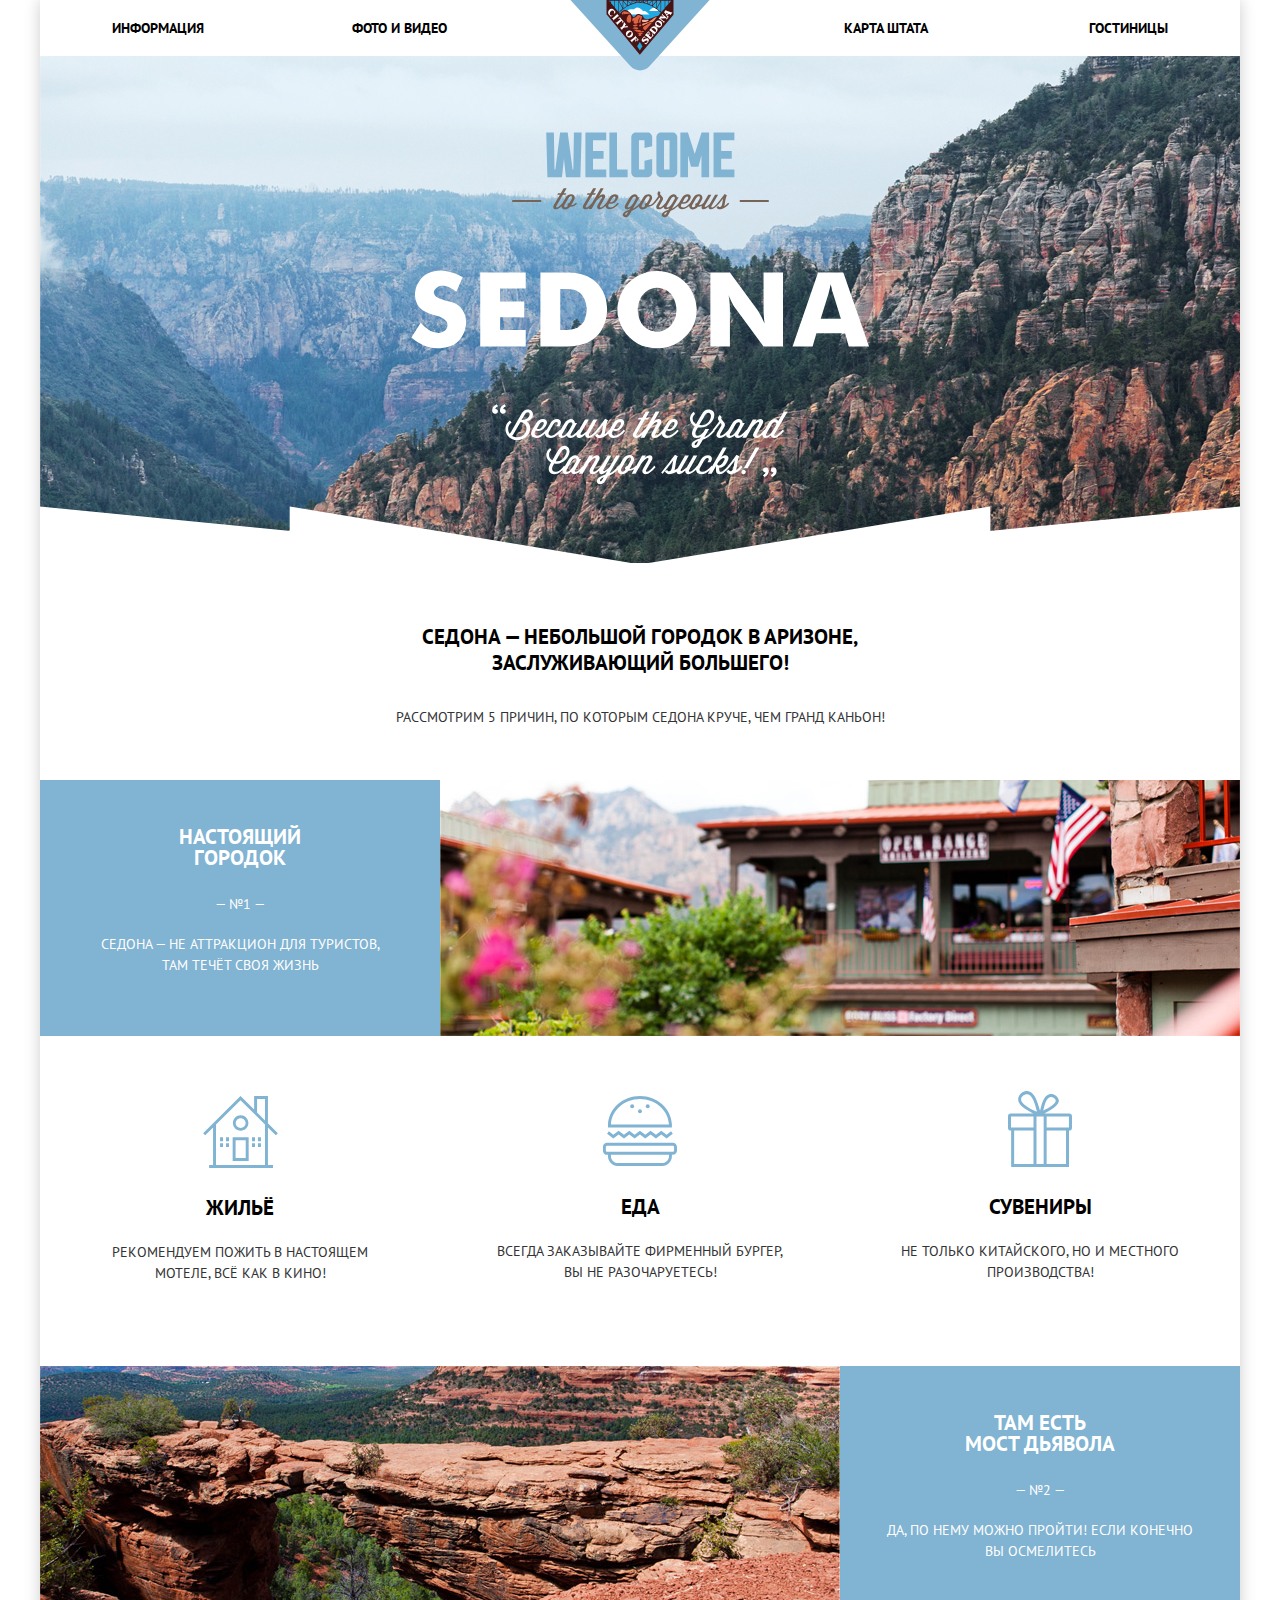
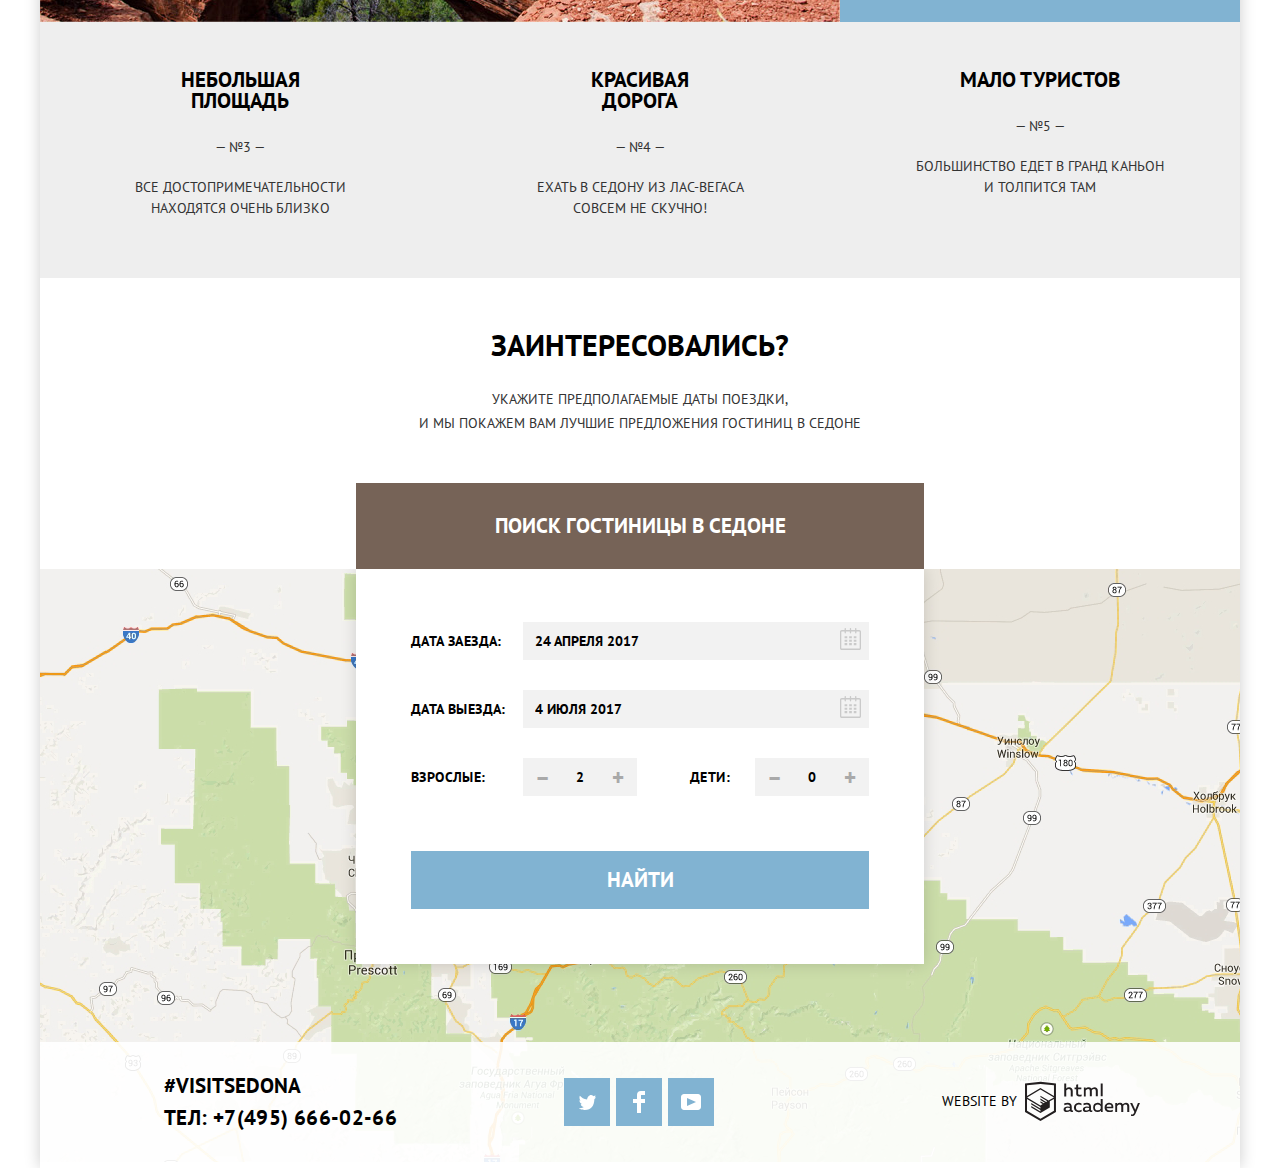
<file: index.html>
<!DOCTYPE html>
<html lang="ru">
<head>
  <meta charset="utf-8">
  <title>Добро пожаловать в Седону</title>
  <link href="https://fonts.googleapis.com/css?family=PT+Sans&display=swap" rel="stylesheet">
  <link href="css/normalize-min.css" rel="stylesheet">
  <link href="css/style-min.css" rel="stylesheet">
</head>

<body>

  <header>
    <nav class="header-navigation">
      <a class="logo-sedona">
        <img src="img/logo-sedona.svg" width="140" height="72" alt="Логотип города Седона">
      </a>
      <ul  class="main-navigation">
        <li><a href="#">Информация</a></li>
        <li><a href="#">Фото и видео</a></li>
        <li><a href="#">Карта штата</a></li>
        <li><a href="hotels.html">Гостиницы</a></li>
      </ul>
    </nav>
  </header>

  <main>

    <h1 class="visually-hidden">Добро пожаловать в Седону</h1>
    <div class="background-logo">
      <img src="img/intro-welcome.svg" width="459" height="353" alt="Добро пожаловать в город Седона">
    </div>

    <section>
      <div class="presentation">
        <h2 class="visually-hidden">Причины посетить Седону</h2>
        <p class="title-presentation">Седона — небольшой городок в Аризоне, заслуживающий большего!</p>
        <p class="subitle-presentation">Рассмотрим 5 причин, по которым Седона круче, чем гранд каньон!</p>
      </div>
      <ul class="reasons-list">
        <li>
          <div class="container-reason-1">
            <div class="big-reason-1">
              <h3 class="title-of-reason">Настоящий городок</h3>
              <p>— №1 —</p>
              <p>Седона — не аттракцион для туристов, там течёт своя жизнь </p>
            </div>
            <div>
              <img src="img/reason-1.jpg" width="800" height="256" alt="Фото города Седона">
            </div>
          </div>
          <ul class="items-1-reason">
            <li class="reason-1-house">
              <h4 class="type-of-reason">Жильё</h4>
              <p>Рекомендуем пожить в настоящем мотеле, всё как в кино!</p>
            </li>
            <li class="reason-1-eat">
              <h4 class="type-of-reason">Еда</h4>
              <p>Всегда заказывайте фирменный бургер, вы не разочаруетесь!</p>
            </li>
            <li class="reason-1-souvenir">
              <h4 class="type-of-reason">Сувениры</h4>
              <p>Не только китайского, но и местного производства!</p>
            </li>
          </ul>
        </li>
        <li>
          <div class="container-reason-2">
            <div class="big-reason-2">
              <h3 class="title-of-reason">Там есть<br>Мост дьявола</h3>
              <p>— №2 —</p>
              <p>Да, по нему можно пройти! Если конечно вы осмелитесь</p>
            </div>
            <div>
              <img src="img/reason-2.jpg" width="800" height="256" alt="фото моста дьявола">
            </div>
          </div>
        </li>
        <li class="small-reason-1">
          <h3>Небольшая площадь</h3>
          <p>— №3 —</p>
          <P>Все достопримечательности находятся очень близко</P>
        </li>
        <li class="small-reason-2">
          <h3>Красивая дорога</h3>
          <p>— №4 —</p>
          <P>Ехать в Седону из Лас-Вегаса совсем не скучно!</P>
        </li>
        <li class="small-reason-3">
          <h3>Мало туристов</h3>
          <p>— №5 —</p>
          <P>Большинство едет в гранд каньон и толпится там</P>
        </li>
      </ul>
    </section>

    <section class="container-form-preview">
      <h2 class="visually-hidden">Блок preview перед формой поиска гостиницы</h2>
      <p class="search-form-subtitle-1">Заинтересовались?</p>
      <p class="search-form-subtitle-2">
        Укажите предполагаемые даты поездки,<br>
        и мы покажем вам лучшие предложения гостиниц в Седоне
      </p>
      <button class="button-close-form" type="button">Поиск гостиницы в Седоне</button>
    </section>

    <section class="container-search-form">
      <h2 class="visually-hidden">Форма поиска гостиницы</h2>
      <form class="search-form search-form-show" action="https://echo.htmlacademy.ru" method="get">
        <div class="date-form-element arrival-date">
          <label for="arrival-date">Дата заезда:</label>
          <input class="input-date required" type="text" name="arrival-date" id="arrival-date" value="24 апреля 2017" aria-label="В данном поле введите: день (цифрами), месяц (кириллицей), год (четыре цифры)">
          <button class="button-calendar" type="button" aria-label="Кнопка вызова календаря для выбора даты заезда">
            <svg class="icon-calendar" xmlns="http://www.w3.org/2000/svg" width="21" height="22" viewBox="0 0 21 22">
              <path d="M19.251 2.025h-2.845V.648c0-.381-.294-.689-.656-.689-.363 0-.656.308-.656.689v1.377h-3.938V.648c0-.381-.294-.689-.655-.689-.363 0-.657.308-.657.689v1.377H5.906V.648c0-.381-.294-.689-.656-.689-.363 0-.657.308-.657.689v1.377H1.75C.784 2.025 0 2.847 0 3.862v16.302C0 21.179.784 22 1.75 22h17.501c.966 0 1.749-.821 1.749-1.836V3.862c0-1.015-.783-1.837-1.749-1.837zm.437 18.139a.448.448 0 0 1-.437.459H1.75a.45.45 0 0 1-.438-.459V3.862a.45.45 0 0 1 .438-.459h2.844v1.378c0 .381.294.689.657.689.362 0 .656-.308.656-.689V3.403h3.938v1.378c0 .381.294.689.657.689.361 0 .655-.308.655-.689V3.403h3.938v1.378c0 .381.293.689.656.689.362 0 .656-.308.656-.689V3.403h2.845c.241 0 .437.206.437.459v16.302z"/>
              <path d="M4.594 8.225h2.625v2.066H4.594zM4.594 11.668h2.625v2.067H4.594zM4.594 15.112h2.625v2.066H4.594zM9.188 15.112h2.625v2.066H9.188zM9.188 11.668h2.625v2.067H9.188zM9.188 8.225h2.625v2.066H9.188zM13.781 15.112h2.625v2.066h-2.625zM13.781 11.668h2.625v2.067h-2.625zM13.781 8.225h2.625v2.066h-2.625z"/>
            </svg>
          </button> 
        </div>
        <div class="date-form-element">
          <label for="departure-date">Дата выезда:</label>
          <input class="input-date required" type="text" name="departure-date" id="departure-date" value="4 июля 2017" aria-label="В данном поле введите: день (цифрами), месяц (кириллицей), год (четыре цифры)">
          <button class="button-calendar" type="button" aria-label="Кнопка вызова календаря для выбора даты выезда">
            <svg class="icon-calendar" xmlns="http://www.w3.org/2000/svg" width="21" height="22" viewBox="0 0 21 22">
              <path d="M19.251 2.025h-2.845V.648c0-.381-.294-.689-.656-.689-.363 0-.656.308-.656.689v1.377h-3.938V.648c0-.381-.294-.689-.655-.689-.363 0-.657.308-.657.689v1.377H5.906V.648c0-.381-.294-.689-.656-.689-.363 0-.657.308-.657.689v1.377H1.75C.784 2.025 0 2.847 0 3.862v16.302C0 21.179.784 22 1.75 22h17.501c.966 0 1.749-.821 1.749-1.836V3.862c0-1.015-.783-1.837-1.749-1.837zm.437 18.139a.448.448 0 0 1-.437.459H1.75a.45.45 0 0 1-.438-.459V3.862a.45.45 0 0 1 .438-.459h2.844v1.378c0 .381.294.689.657.689.362 0 .656-.308.656-.689V3.403h3.938v1.378c0 .381.294.689.657.689.361 0 .655-.308.655-.689V3.403h3.938v1.378c0 .381.293.689.656.689.362 0 .656-.308.656-.689V3.403h2.845c.241 0 .437.206.437.459v16.302z"/>
              <path d="M4.594 8.225h2.625v2.066H4.594zM4.594 11.668h2.625v2.067H4.594zM4.594 15.112h2.625v2.066H4.594zM9.188 15.112h2.625v2.066H9.188zM9.188 11.668h2.625v2.067H9.188zM9.188 8.225h2.625v2.066H9.188zM13.781 15.112h2.625v2.066h-2.625zM13.781 11.668h2.625v2.067h-2.625zM13.781 8.225h2.625v2.066h-2.625z"/>
            </svg>
          </button> 
        </div>
        <div class="block-number-form-element">
          <div class="number-form-element">
            <label class="adults" for="adults">Взрослые:</label>
            <button class="button-minus-plus" type="button">–</button>
            <input class="input-number required" type="text" name="number_of_adults" id="adults" value="2" aria-label="Введите количество взрослых (цифрами)">
            <button class="button-minus-plus" type="button">+</button>
          </div>
          <div class="number-form-element">
            <label class="children" for="children">Дети:</label>
            <button class="button-minus-plus" type="button">–</button>
            <input class="input-number required" type="text" name="number_of_children" id="children" value="0" aria-label="Введите количество детей (цифрами)">
            <button class="button-minus-plus" type="button">+</button>
          </div>
        </div>
        <button class="button-search-result" type="submit">Найти</button>
      </form>
    </section>

    <div class="map-sedona">
      <iframe src="https://www.google.com/maps/embed?pb=!1m18!1m12!1m3!1d487318.26430443913!2d-111.83326921806069!3d35.11478270690027!2m3!1f0!2f0!3f0!3m2!1i1024!2i768!4f13.1!3m3!1m2!1s0x872da132f942b00d%3A0x5548c523fa6c8efd!2z0KHQtdC00L7QvdCwLCDQkNGA0LjQt9C-0L3QsCA4NjMzNiwg0KHQqNCQ!5e0!3m2!1sru!2sru!4v1582539078207!5m2!1sru!2sru" width="1200" height="593" style="border:0;" allowfullscreen=""></iframe>
      <img src="img/map.png" width="1200" height="593" alt="Изображение карты с отметкой города Седона">
    </div>

  </main>

  <footer class="footer-container">
    <div class="flex-footer-absolute">
      <p class="footer-contacts">
        #VISITSEDONA<br>
        <a href="tel:+74956660266">ТЕЛ: +7(495) 666-02-66</a>
      </p>
      <ul class="footer-social">
        <li class="social-list">
          <a href="https://twitter.com/" aria-label="Ссылка на сайт twitter">
            twitter
            <svg class="icon-twitter" xmlns="http://www.w3.org/2000/svg" xmlns:xlink="http://www.w3.org/1999/xlink" width="17" height="15" viewBox="0 0 17 15">
              <path d="M10.95.144c1.685-.496 2.984.27 3.577 1.179.673-.231 1.331-.481 2.011-.708a2.345 2.345 0 0 1-.857 1.768c.685.17 1.304-.491 1.304-.491-.169 1-1.006 1.788-1.563 2.024-.231 6.75-3.175 11.217-10.077 11.082h-.446c-.41 0-4.164-.46-4.898-1.887 2.271.196 3.893-.422 4.693-1.177-.96-.3-2.679-.477-2.979-2.95.349.106.564.228 1.19.119C1.705 8.247.374 7.53.448 5.33c.285.328 1.067.536 1.34.472C1.085 5.561-.182 2.442.894.85c1.818 1.854 3.735 3.606 7.152 3.773C8.254 2.33 9.183.793 10.95.144z"/>
            </svg>
          </a>
        </li>
        <li class="social-list">
          <a href="https://www.facebook.com/" aria-label="Ссылка на сайт facebook">
            facebook
            <svg class="icon-fb" xmlns="http://www.w3.org/2000/svg" width="12" height="22" viewBox="0 0 12 22">
              <path d="M12 4V0H8a4 4 0 0 0-4 4v4H0v4h4v10h4V12h4V8H8V4h4z"/>
            </svg>
          </a>
        </li>
        <li class="social-list">
          <a href="https://www.youtube.com/" aria-label="Ссылка на сайт youtube">
            youtube
            <svg class="icon-youtube" xmlns="http://www.w3.org/2000/svg" xmlns:xlink="http://www.w3.org/1999/xlink" width="20" height="16" viewBox="0 0 20 16">
              <path d="M17 0H3C1.35 0 0 1.35 0 3v10c0 1.65 1.35 3 3 3h14c1.65 0 3-1.35 3-3V3c0-1.65-1.35-3-3-3zM6.027 11.998V4.002L15.014 8l-8.987 3.998z"/>
            </svg>
          </a>
        </li>
      </ul>
      <p class="footer-website">
        Website by
        <a href="https://htmlacademy.ru/intensive/htmlcss" aria-label="Ссылка на сайт htmlacademy">
          <svg class="logo-html-academy" data-name="Layer 1" xmlns="http://www.w3.org/2000/svg" width="115" height="41" viewBox="0 0 108.08 36.85">
            <title>logo-htmlacademy</title>
            <path d="M44.61,26.88a2,2,0,0,0,.55-0.1v1.33a3.25,3.25,0,0,1-1.18.21,1.67,1.67,0,0,1-1.67-1,4.84,4.84,0,0,1-3.14,1.08c-1.51,0-2.91-.83-2.91-2.55,0-2.13,2-2.79,3.71-2.79a11.08,11.08,0,0,1,2.17.25v-0.3c0-1-.76-1.77-2.19-1.77a7.42,7.42,0,0,0-3,.64v-1.7a10.21,10.21,0,0,1,3.19-.55c2.36,0,3.81,1.12,3.81,3.65v3a0.54,0.54,0,0,0,.49.59h0.17Zm-6.44-1.13A1.35,1.35,0,0,0,39.63,27h0.11a3.39,3.39,0,0,0,2.41-1V24.58a9.72,9.72,0,0,0-1.81-.21c-1,0-2.16.33-2.16,1.38h0Zm12.36-6.11a5,5,0,0,1,2.57.64V22a4.08,4.08,0,0,0-2.3-.7,2.75,2.75,0,1,0,0,5.49,5,5,0,0,0,2.43-.64v1.71a6.27,6.27,0,0,1-2.76.57A4.21,4.21,0,0,1,46,24.51q0-.21,0-0.41a4.32,4.32,0,0,1,4.18-4.46h0.38Zm12.17,7.24a2,2,0,0,0,.55-0.1v1.33a3.25,3.25,0,0,1-1.18.21,1.67,1.67,0,0,1-1.67-1,4.84,4.84,0,0,1-3.14,1.08c-1.51,0-2.91-.83-2.91-2.55,0-2.13,2-2.79,3.71-2.79a11.08,11.08,0,0,1,2.17.25v-0.3c0-1-.76-1.77-2.19-1.77a7.42,7.42,0,0,0-3,.64v-1.7a10.21,10.21,0,0,1,3.19-.55c2.36,0,3.81,1.12,3.81,3.65v3a0.54,0.54,0,0,0,.49.59h0.17Zm-6.44-1.13A1.35,1.35,0,0,0,57.73,27h0.11a3.39,3.39,0,0,0,2.41-1V24.58a9.72,9.72,0,0,0-1.81-.21c-1.06,0-2.16.33-2.16,1.38h0ZM73,16V28.2H71.35V26.88a3.88,3.88,0,0,1-3.19,1.54,4.4,4.4,0,0,1,0-8.78,3.81,3.81,0,0,1,3,1.3V16H73Zm-4.53,5.22a2.76,2.76,0,1,0,0,5.52A2.86,2.86,0,0,0,71.15,25V23A2.91,2.91,0,0,0,68.49,21.27ZM79,19.64c3.31,0,4.46,2.68,3.92,5.09H76.7c0.21,1.5,1.67,2.11,3.19,2.11a6.11,6.11,0,0,0,2.64-.59v1.6a7.14,7.14,0,0,1-3,.57C77,28.42,74.78,27,74.78,24a4.18,4.18,0,0,1,4-4.39H79Zm0.09,1.54a2.28,2.28,0,0,0-2.44,2.1v0.06H81.3A2,2,0,0,0,79.13,21.18Zm5.73,7V19.87h1.65v1a3.81,3.81,0,0,1,2.78-1.27A2.86,2.86,0,0,1,91.89,21a4.12,4.12,0,0,1,2.91-1.33A3.06,3.06,0,0,1,98,23V28.2h-1.9V23.05a1.59,1.59,0,0,0-1.42-1.75H94.42a2.8,2.8,0,0,0-2.07,1.12V28.2h-1.9V23.05A1.59,1.59,0,0,0,89,21.31H88.8a3,3,0,0,0-2.21,1.29v5.63H84.86Zm21.31-8.33h1.9l-3.91,9.46c-0.9,2.17-2.09,2.86-3.35,2.86a4.76,4.76,0,0,1-1.1-.14V30.46a2.86,2.86,0,0,0,.85.12c0.9,0,1.58-.64,2.07-1.9l0.17-.42-4-8.4h2l2.86,6.29ZM38.73,1.46V6.22a3.81,3.81,0,0,1,2.7-1.14,3.25,3.25,0,0,1,3.44,3.4v5.15H43V8.72a1.81,1.81,0,0,0-1.61-2h-0.3a2.93,2.93,0,0,0-2.32,1.39v5.52h-1.9V1.46h1.9ZM49.94,2.31v3h3V6.91h-3v3.81c0,1.1.5,1.46,1.58,1.46a4.49,4.49,0,0,0,1.69-.33v1.6A6.8,6.8,0,0,1,51,13.8a2.55,2.55,0,0,1-2.86-2.74V6.89H46.58V5.26h1.5V2.74Zm5.4,11.31V5.28H57v1A3.81,3.81,0,0,1,59.77,5a2.86,2.86,0,0,1,2.6,1.33A4.12,4.12,0,0,1,65.28,5,3.06,3.06,0,0,1,68.44,8.4v5.21h-1.9V8.46a1.59,1.59,0,0,0-1.42-1.75H64.89a2.8,2.8,0,0,0-2.07,1.12v5.78h-1.9V8.46A1.59,1.59,0,0,0,59.5,6.71H59.27A3,3,0,0,0,57.06,8v5.63H55.34ZM71.17,1.45H73V13.6H71.17V1.45ZM14.71,0H14.55L0,1.54V28.21l14.55,8.66,14.55-8.66V1.54Zm12.5,27.1L14.55,34.64,1.9,27.12V16.18l12.59,7.5V25L5.86,19.9v1.31l8.68,5.21v1.39L5.87,22.65V24l8.68,5.21,8.75-5.24V18.31L27.2,16V27.12Zm0-12.53-3.48,2-1.6,1L14.51,13v1.31L21,18.23H21l-0.14.09-1,.54-5.37-3.2V17l4.24,2.52-1,.67-3.2-1.9v1.31l2.1,1.24L14.5,22.1,2,14.65,14.51,7.11Zm0-1.32L14.49,5.76,1.91,13.25v-10L14.56,1.92,27.21,3.25v10h0Z" transform="translate(0 -0.02)"/>
          </svg>
        </a>
      </p>
    </div>
  </footer>

  <script src="js/form-min.js"></script>
</body>
</html>
</file>
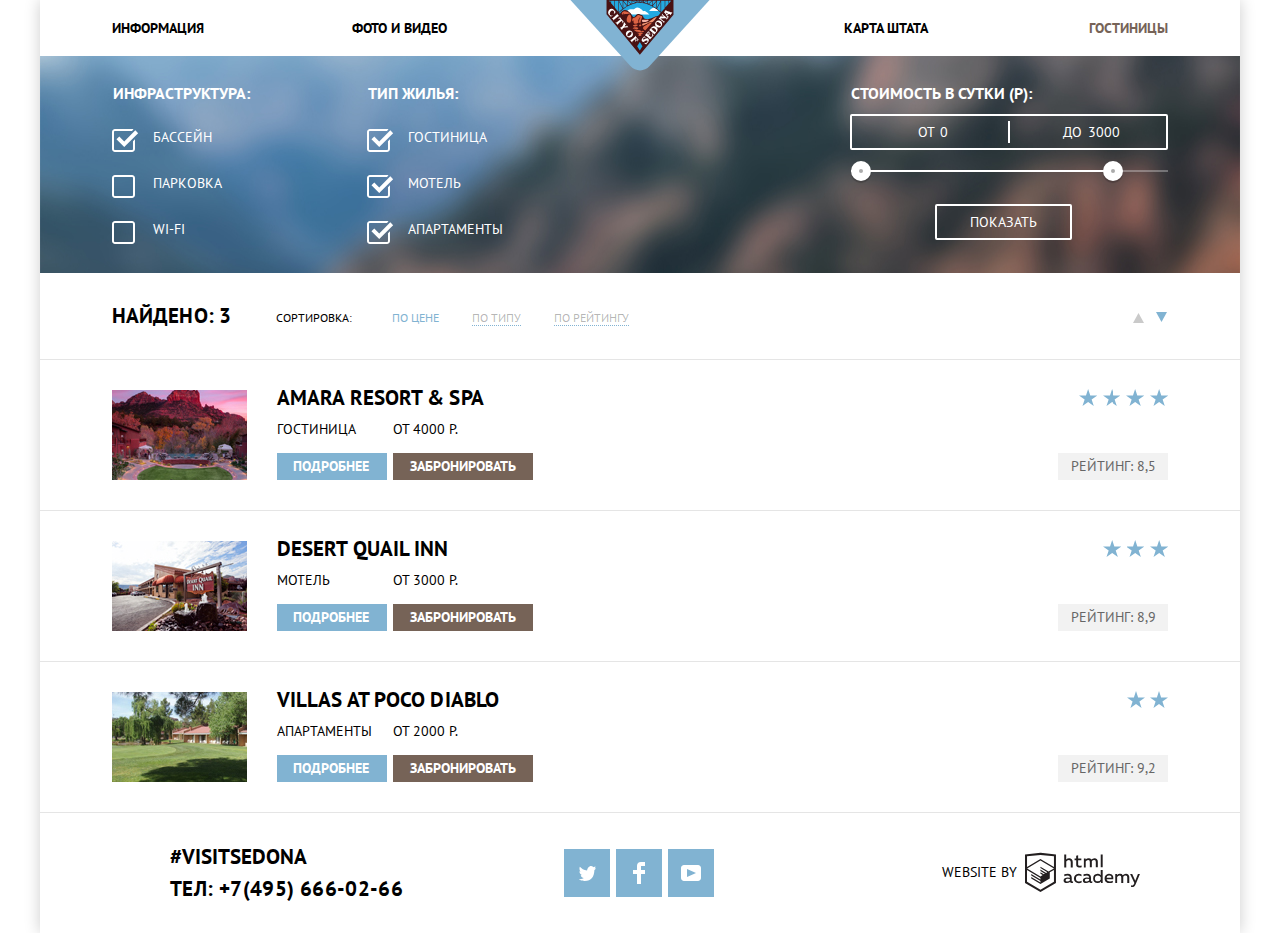
<file: hotels.html>
<!DOCTYPE html>
<html lang="ru">
<head>
  <meta charset="utf-8">
  <title>Седона. Поиск гостиниц</title>
  <link href="https://fonts.googleapis.com/css?family=PT+Sans&display=swap" rel="stylesheet">
  <link href="css/normalize-min.css" rel="stylesheet">
  <link href="css/style-min.css" rel="stylesheet">
</head>

<body>

  <header>
    <nav class="header-navigation">
      <a href="index.html" class="logo-sedona" aria-label="Переход на главную страницу">
        <img src="img/logo-sedona.svg" width="140" height="72" alt="Логотип города Седона">
      </a>
      <ul  class="main-navigation">
        <li><a href="#">Информация</a></li>
        <li><a href="#">Фото и видео</a></li>
        <li><a href="#">Карта штата</a></li>
        <li class="actual-link"><a>Гостиницы</a></li>
      </ul>
    </nav>
  </header>

  <main class="container-hotels">
    <h1 class="visually-hidden">Седона. Поиск гостиниц</h1>

    <section>
      <h2 class="visually-hidden">Параметры поиска жилья</h2>
      <form class="form-filter-of-search" action="https://echo.htmlacademy.ru" method="get">
        <fieldset class="fieldset infrastructure">
          <legend class="form-headings">Инфраструктура:</legend>
          <ul class="list-search-hotels-filter">
            <li>
              <label class="check">
                <input class="check-input" type="checkbox" name="bassein" checked>
                <svg class="custom-box" xmlns="http://www.w3.org/2000/svg" width="29" height="27" viewBox="-0.5 0.5 29 27">
                  <!-- обводка -->
                  <path class="outline" fill="#FFFFFF" d="M4.141 0.499l17.717 0c2.553,0 4.642,2.089 4.642,4.642l0 17.717c0,2.554 -2.089,4.642 -4.642,4.642l-17.717 0c-2.553,0 -4.641,-2.088 -4.641,-4.642l0 -17.717c0,-2.553 2.088,-4.642 4.641,-4.642zm17.358 2.001l-16.999 0c-1.65,0 -3,1.35 -3,3l0 16.999c0,1.65 1.35,3 3,3l16.999 0c1.65,0 3,-1.35 3,-3l0 -16.999c0,-1.65 -1.35,-3 -3,-3l0 0z"/>

                  <!-- галочка -->
                  <polygon class="component-checkmark" fill="#FFFFFF" points="8.779,9.986 5.953,12.815 13.729,20.598 27.648,6.666 24.823,3.837 13.729,14.939 "/>

                  <!-- квадратик с разрывом -->
                  <path class="component-tornbox" fill="#FFFFFF" d="M22.482 22.5c0,0.542 -0.458,1 -0.999,1l-16.985 0c-0.542,0 -0.999,-0.458 -0.999,-1l0 -17c0,-0.542 0.457,-1 0.999,-1l16.893 0 1.584 -1.585c-0.452,-0.268 -0.967,-0.412 -1.492,-0.415l-16.985 0c-1.649,0 -2.998,1.35 -2.998,3l0 17c0,1.65 1.349,3 2.998,3l16.985 0c1.649,0 2.998,-1.35 2.998,-3l0 -9.829 -1.999 2 0 7.829z"/>

                  <!-- квадратик залитый -->
                  <path class="closedbox" fill="#FFFFFF" d="M21.5 4.5c0.542,0 1,0.458 1,1l0 17c0,0.542 -0.458,1 -1,1l-17 0c-0.542,0 -1.001,-0.459 -1.001,-1.001l0.001 -16.999c0,-0.542 0.458,-1 1,-1l17 0 0 0zm0 -2l-17 0c-1.65,0 -3,1.35 -3,3l0 16.999c0,1.651 1.35,3.001 3,3.001l17 0c1.65,0 3,-1.35 3,-3.001l0 -16.999c0,-1.65 -1.351,-3.001 -3.001,-3.001l0.001 0.001z"/>
                </svg>
                Бассейн
              </label>
            </li>
            <li>
              <label class="check">
                <input class="check-input" type="checkbox" name="parking">
                <svg class="custom-box" xmlns="http://www.w3.org/2000/svg" width="29" height="27" viewBox="-0.5 0.5 29 27">
                  <!-- обводка -->
                  <path class="outline" fill="#FFFFFF" d="M4.141 0.499l17.717 0c2.553,0 4.642,2.089 4.642,4.642l0 17.717c0,2.554 -2.089,4.642 -4.642,4.642l-17.717 0c-2.553,0 -4.641,-2.088 -4.641,-4.642l0 -17.717c0,-2.553 2.088,-4.642 4.641,-4.642zm17.358 2.001l-16.999 0c-1.65,0 -3,1.35 -3,3l0 16.999c0,1.65 1.35,3 3,3l16.999 0c1.65,0 3,-1.35 3,-3l0 -16.999c0,-1.65 -1.35,-3 -3,-3l0 0z"/>

                  <!-- галочка -->
                  <polygon class="component-checkmark" fill="#FFFFFF" points="8.779,9.986 5.953,12.815 13.729,20.598 27.648,6.666 24.823,3.837 13.729,14.939 "/>

                  <!-- квадратик с разрывом -->
                  <path class="component-tornbox" fill="#FFFFFF" d="M22.482 22.5c0,0.542 -0.458,1 -0.999,1l-16.985 0c-0.542,0 -0.999,-0.458 -0.999,-1l0 -17c0,-0.542 0.457,-1 0.999,-1l16.893 0 1.584 -1.585c-0.452,-0.268 -0.967,-0.412 -1.492,-0.415l-16.985 0c-1.649,0 -2.998,1.35 -2.998,3l0 17c0,1.65 1.349,3 2.998,3l16.985 0c1.649,0 2.998,-1.35 2.998,-3l0 -9.829 -1.999 2 0 7.829z"/>

                  <!-- квадратик залитый -->
                  <path class="closedbox" fill="#FFFFFF" d="M21.5 4.5c0.542,0 1,0.458 1,1l0 17c0,0.542 -0.458,1 -1,1l-17 0c-0.542,0 -1.001,-0.459 -1.001,-1.001l0.001 -16.999c0,-0.542 0.458,-1 1,-1l17 0 0 0zm0 -2l-17 0c-1.65,0 -3,1.35 -3,3l0 16.999c0,1.651 1.35,3.001 3,3.001l17 0c1.65,0 3,-1.35 3,-3.001l0 -16.999c0,-1.65 -1.351,-3.001 -3.001,-3.001l0.001 0.001z"/>
                </svg>
                Парковка
              </label>
            </li>
            <li>
              <label class="check">
                <input class="check-input" type="checkbox" name="wifi">
                <svg class="custom-box" xmlns="http://www.w3.org/2000/svg" width="29" height="27" viewBox="-0.5 0.5 29 27">
                  <!-- обводка -->
                  <path class="outline" fill="#FFFFFF" d="M4.141 0.499l17.717 0c2.553,0 4.642,2.089 4.642,4.642l0 17.717c0,2.554 -2.089,4.642 -4.642,4.642l-17.717 0c-2.553,0 -4.641,-2.088 -4.641,-4.642l0 -17.717c0,-2.553 2.088,-4.642 4.641,-4.642zm17.358 2.001l-16.999 0c-1.65,0 -3,1.35 -3,3l0 16.999c0,1.65 1.35,3 3,3l16.999 0c1.65,0 3,-1.35 3,-3l0 -16.999c0,-1.65 -1.35,-3 -3,-3l0 0z"/>

                  <!-- галочка -->
                  <polygon class="component-checkmark" fill="#FFFFFF" points="8.779,9.986 5.953,12.815 13.729,20.598 27.648,6.666 24.823,3.837 13.729,14.939 "/>

                  <!-- квадратик с разрывом -->
                  <path class="component-tornbox" fill="#FFFFFF" d="M22.482 22.5c0,0.542 -0.458,1 -0.999,1l-16.985 0c-0.542,0 -0.999,-0.458 -0.999,-1l0 -17c0,-0.542 0.457,-1 0.999,-1l16.893 0 1.584 -1.585c-0.452,-0.268 -0.967,-0.412 -1.492,-0.415l-16.985 0c-1.649,0 -2.998,1.35 -2.998,3l0 17c0,1.65 1.349,3 2.998,3l16.985 0c1.649,0 2.998,-1.35 2.998,-3l0 -9.829 -1.999 2 0 7.829z"/>

                  <!-- квадратик залитый -->
                  <path class="closedbox" fill="#FFFFFF" d="M21.5 4.5c0.542,0 1,0.458 1,1l0 17c0,0.542 -0.458,1 -1,1l-17 0c-0.542,0 -1.001,-0.459 -1.001,-1.001l0.001 -16.999c0,-0.542 0.458,-1 1,-1l17 0 0 0zm0 -2l-17 0c-1.65,0 -3,1.35 -3,3l0 16.999c0,1.651 1.35,3.001 3,3.001l17 0c1.65,0 3,-1.35 3,-3.001l0 -16.999c0,-1.65 -1.351,-3.001 -3.001,-3.001l0.001 0.001z"/>
                </svg>
                WI-FI
              </label>
            </li>
          </ul>
        </fieldset>
        <fieldset class="fieldset hotel-type">
          <legend class="form-headings">Тип жилья:</legend>
          <ul class="list-search-hotels-filter">
            <li>
              <label class="check">
                <input class="check-input" type="checkbox" name="гостиница" checked>
                <svg class="custom-box" xmlns="http://www.w3.org/2000/svg" width="29" height="27" viewBox="-0.5 0.5 29 27">
                  <!-- обводка -->
                  <path class="outline" fill="#FFFFFF" d="M4.141 0.499l17.717 0c2.553,0 4.642,2.089 4.642,4.642l0 17.717c0,2.554 -2.089,4.642 -4.642,4.642l-17.717 0c-2.553,0 -4.641,-2.088 -4.641,-4.642l0 -17.717c0,-2.553 2.088,-4.642 4.641,-4.642zm17.358 2.001l-16.999 0c-1.65,0 -3,1.35 -3,3l0 16.999c0,1.65 1.35,3 3,3l16.999 0c1.65,0 3,-1.35 3,-3l0 -16.999c0,-1.65 -1.35,-3 -3,-3l0 0z"/>

                  <!-- галочка -->
                  <polygon class="component-checkmark" fill="#FFFFFF" points="8.779,9.986 5.953,12.815 13.729,20.598 27.648,6.666 24.823,3.837 13.729,14.939 "/>

                  <!-- квадратик с разрывом -->
                  <path class="component-tornbox" fill="#FFFFFF" d="M22.482 22.5c0,0.542 -0.458,1 -0.999,1l-16.985 0c-0.542,0 -0.999,-0.458 -0.999,-1l0 -17c0,-0.542 0.457,-1 0.999,-1l16.893 0 1.584 -1.585c-0.452,-0.268 -0.967,-0.412 -1.492,-0.415l-16.985 0c-1.649,0 -2.998,1.35 -2.998,3l0 17c0,1.65 1.349,3 2.998,3l16.985 0c1.649,0 2.998,-1.35 2.998,-3l0 -9.829 -1.999 2 0 7.829z"/>

                  <!-- квадратик залитый -->
                  <path class="closedbox" fill="#FFFFFF" d="M21.5 4.5c0.542,0 1,0.458 1,1l0 17c0,0.542 -0.458,1 -1,1l-17 0c-0.542,0 -1.001,-0.459 -1.001,-1.001l0.001 -16.999c0,-0.542 0.458,-1 1,-1l17 0 0 0zm0 -2l-17 0c-1.65,0 -3,1.35 -3,3l0 16.999c0,1.651 1.35,3.001 3,3.001l17 0c1.65,0 3,-1.35 3,-3.001l0 -16.999c0,-1.65 -1.351,-3.001 -3.001,-3.001l0.001 0.001z"/>
                </svg>
                Гостиница
              </label>
            </li>
            <li>
              <label class="check">
                <input class="check-input" type="checkbox" name="отель" checked>
                <svg class="custom-box" xmlns="http://www.w3.org/2000/svg" width="29" height="27" viewBox="-0.5 0.5 29 27">
                  <!-- обводка -->
                  <path class="outline" fill="#FFFFFF" d="M4.141 0.499l17.717 0c2.553,0 4.642,2.089 4.642,4.642l0 17.717c0,2.554 -2.089,4.642 -4.642,4.642l-17.717 0c-2.553,0 -4.641,-2.088 -4.641,-4.642l0 -17.717c0,-2.553 2.088,-4.642 4.641,-4.642zm17.358 2.001l-16.999 0c-1.65,0 -3,1.35 -3,3l0 16.999c0,1.65 1.35,3 3,3l16.999 0c1.65,0 3,-1.35 3,-3l0 -16.999c0,-1.65 -1.35,-3 -3,-3l0 0z"/>

                  <!-- галочка -->
                  <polygon class="component-checkmark" fill="#FFFFFF" points="8.779,9.986 5.953,12.815 13.729,20.598 27.648,6.666 24.823,3.837 13.729,14.939 "/>

                  <!-- квадратик с разрывом -->
                  <path class="component-tornbox" fill="#FFFFFF" d="M22.482 22.5c0,0.542 -0.458,1 -0.999,1l-16.985 0c-0.542,0 -0.999,-0.458 -0.999,-1l0 -17c0,-0.542 0.457,-1 0.999,-1l16.893 0 1.584 -1.585c-0.452,-0.268 -0.967,-0.412 -1.492,-0.415l-16.985 0c-1.649,0 -2.998,1.35 -2.998,3l0 17c0,1.65 1.349,3 2.998,3l16.985 0c1.649,0 2.998,-1.35 2.998,-3l0 -9.829 -1.999 2 0 7.829z"/>

                  <!-- квадратик залитый -->
                  <path class="closedbox" fill="#FFFFFF" d="M21.5 4.5c0.542,0 1,0.458 1,1l0 17c0,0.542 -0.458,1 -1,1l-17 0c-0.542,0 -1.001,-0.459 -1.001,-1.001l0.001 -16.999c0,-0.542 0.458,-1 1,-1l17 0 0 0zm0 -2l-17 0c-1.65,0 -3,1.35 -3,3l0 16.999c0,1.651 1.35,3.001 3,3.001l17 0c1.65,0 3,-1.35 3,-3.001l0 -16.999c0,-1.65 -1.351,-3.001 -3.001,-3.001l0.001 0.001z"/>
                </svg>
                Мотель
              </label>
            </li>
            <li>
              <label class="check">
                <input class="check-input" type="checkbox" name="апартаменты" checked>
                <svg class="custom-box" xmlns="http://www.w3.org/2000/svg" width="29" height="27" viewBox="-0.5 0.5 29 27">
                  <!-- обводка -->
                  <path class="outline" fill="#FFFFFF" d="M4.141 0.499l17.717 0c2.553,0 4.642,2.089 4.642,4.642l0 17.717c0,2.554 -2.089,4.642 -4.642,4.642l-17.717 0c-2.553,0 -4.641,-2.088 -4.641,-4.642l0 -17.717c0,-2.553 2.088,-4.642 4.641,-4.642zm17.358 2.001l-16.999 0c-1.65,0 -3,1.35 -3,3l0 16.999c0,1.65 1.35,3 3,3l16.999 0c1.65,0 3,-1.35 3,-3l0 -16.999c0,-1.65 -1.35,-3 -3,-3l0 0z"/>

                  <!-- галочка -->
                  <polygon class="component-checkmark" fill="#FFFFFF" points="8.779,9.986 5.953,12.815 13.729,20.598 27.648,6.666 24.823,3.837 13.729,14.939 "/>

                  <!-- квадратик с разрывом -->
                  <path class="component-tornbox" fill="#FFFFFF" d="M22.482 22.5c0,0.542 -0.458,1 -0.999,1l-16.985 0c-0.542,0 -0.999,-0.458 -0.999,-1l0 -17c0,-0.542 0.457,-1 0.999,-1l16.893 0 1.584 -1.585c-0.452,-0.268 -0.967,-0.412 -1.492,-0.415l-16.985 0c-1.649,0 -2.998,1.35 -2.998,3l0 17c0,1.65 1.349,3 2.998,3l16.985 0c1.649,0 2.998,-1.35 2.998,-3l0 -9.829 -1.999 2 0 7.829z"/>

                  <!-- квадратик залитый -->
                  <path class="closedbox" fill="#FFFFFF" d="M21.5 4.5c0.542,0 1,0.458 1,1l0 17c0,0.542 -0.458,1 -1,1l-17 0c-0.542,0 -1.001,-0.459 -1.001,-1.001l0.001 -16.999c0,-0.542 0.458,-1 1,-1l17 0 0 0zm0 -2l-17 0c-1.65,0 -3,1.35 -3,3l0 16.999c0,1.651 1.35,3.001 3,3.001l17 0c1.65,0 3,-1.35 3,-3.001l0 -16.999c0,-1.65 -1.351,-3.001 -3.001,-3.001l0.001 0.001z"/>
                </svg>
                Апартаменты
              </label>
            </li>
          </ul>
        </fieldset>
        <div class="filter-range">
          <div class="filter-range-title">Стоимость в сутки (Р):</div>
          <div class="price-controls">
            <label class="min-price">от <input type="number" name="min-price" value="0"></label>
            <label class="max-price">до <input type="number" name="max-price" value="3000"></label>
          </div>
          <div class="range-controls">
            <div class="scale">
              <div class="bar"></div>
            </div>
            <div class="range-toggle range-toggle-min"></div>
            <div class="range-toggle range-toggle-max"></div>
          </div>
          <button class="button-form-display" type="submit">Показать</button>
        </div>
      </form>
    </section>

    <section class="result-for-search">
      <div class="sort-found-hotels">
        <div>
          <h2 class="visually-hidden">Результаты поиска жилья</h2>
          <p class="quantity-hotels">Найдено: 3</p>
        </div>
        <div class="container-sort-hotels">
          <p class="sort-hotels">Сортировка:</p>
          <ul class="list-for-sort-hotels">
            <li class="sort-price">
              <a>По цене</a>
            </li>
            <li class="sort-type-rate">
              <a href="#">По типу</a>
            </li>
            <li class="sort-type-rate">
              <a href="#">По рейтингу</a>
            </li>
          </ul>
          <button class="button-dir-up" type="button" aria-label="Сортировка по возрастанию">
            <svg class="svg-up" xmlns="http://www.w3.org/2000/svg" width="11" height="10" viewBox="0 0 11 10">
              <path d="M5.5 0L0 10h11z"/>
            </svg>
          </button> 
          <button class="button-dir-down button-dir-active" type="button" aria-label="Сортировка по убыванию">
            <svg class="svg-down" xmlns="http://www.w3.org/2000/svg" width="11" height="10" viewBox="0 0 11 10">
              <path d="M5.5 10L0 0h11"/>
            </svg>
          </button>
        </div>
      </div>
      <ul class="list-found-hotels">
        <li>
          <div class="about-hotel">
            <h3><a class="hotel-name" href="#">Amara Resort & Spa</a></h3>
            <img src="img/amara.jpg" width="135" height="90" alt="фото гостиницы Amara Resort & Spa">
            <p class="rate-4-stars">4 звезды</p>
          </div>
          <div class="about-hotel-price">
            <p>Гостиница</p>
            <p>От 4000 р.</p>
          </div>
          <div class="about-hotel-buttons">
            <a class="button-hotel-info" href="#">Подробнее</a>
            <a class="button-hotel-reserve" href="#">Забронировать</a>
            <p class="current-rate">Рейтинг: 8,5</p>
          </div>
        </li>
        <li>
          <div class="about-hotel">
            <h3><a class="hotel-name" href="#">Desert Quail Inn</a></h3>
            <img src="img/desert.jpg" width="135" height="90" alt="фото мотеля Desert Quail Inn">
            <p class="rate-3-stars">3 звезды</p>
          </div>
          <div class="about-hotel-price">
            <p>Мотель</p>
            <p>От 3000 р.</p>
          </div>
          <div class="about-hotel-buttons">
            <a class="button-hotel-info" href="#">Подробнее</a>
            <a class="button-hotel-reserve" href="#">Забронировать</a>
            <p class="current-rate">Рейтинг: 8,9</p>
          </div>
        </li>
        <li>
          <div class="about-hotel">
            <h3><a class="hotel-name" href="#">Villas at Poco Diablo</a></h3>
            <img src="img/villas.jpg" width="135" height="90" alt="фото апартаментов Villas at Poco Diablo">
            <p class="rate-2-stars">2 звезды</p>
          </div>
          <div class="about-hotel-price">
            <p>Апартаменты</p>
            <p>От 2000 р.</p>
          </div>
          <div class="about-hotel-buttons">
            <a class="button-hotel-info" href="#">Подробнее</a>
            <a class="button-hotel-reserve" href="#">Забронировать</a>
            <p class="current-rate">Рейтинг: 9,2</p>
          </div>
        </li>
      </ul>
     </section>
  </main>

  <footer>
    <div class="flex-footer">
      <p class="footer-contacts correct-footer-hotels">
        #VISITSEDONA<br>
        <a href="tel:+74956660266">ТЕЛ: +7(495) 666-02-66</a>
      </p>
      <ul class="footer-social">
        <li class="social-list">
          <a href="https://twitter.com/" aria-label="Ссылка на сайт twitter">
            twitter
            <svg class="icon-twitter" xmlns="http://www.w3.org/2000/svg" xmlns:xlink="http://www.w3.org/1999/xlink" width="17" height="15" viewBox="0 0 17 15">
              <path d="M10.95.144c1.685-.496 2.984.27 3.577 1.179.673-.231 1.331-.481 2.011-.708a2.345 2.345 0 0 1-.857 1.768c.685.17 1.304-.491 1.304-.491-.169 1-1.006 1.788-1.563 2.024-.231 6.75-3.175 11.217-10.077 11.082h-.446c-.41 0-4.164-.46-4.898-1.887 2.271.196 3.893-.422 4.693-1.177-.96-.3-2.679-.477-2.979-2.95.349.106.564.228 1.19.119C1.705 8.247.374 7.53.448 5.33c.285.328 1.067.536 1.34.472C1.085 5.561-.182 2.442.894.85c1.818 1.854 3.735 3.606 7.152 3.773C8.254 2.33 9.183.793 10.95.144z"/>
            </svg>
          </a>
        </li>
        <li class="social-list">
          <a href="https://www.facebook.com/" aria-label="Ссылка на сайт facebook">
            facebook
            <svg class="icon-fb" xmlns="http://www.w3.org/2000/svg" width="12" height="22" viewBox="0 0 12 22">
              <path d="M12 4V0H8a4 4 0 0 0-4 4v4H0v4h4v10h4V12h4V8H8V4h4z"/>
            </svg>
          </a>
        </li>
        <li class="social-list">
          <a href="https://www.youtube.com/" aria-label="Ссылка на сайт youtube">
            youtube
            <svg class="icon-youtube" xmlns="http://www.w3.org/2000/svg" xmlns:xlink="http://www.w3.org/1999/xlink" width="20" height="16" viewBox="0 0 20 16">
              <path d="M17 0H3C1.35 0 0 1.35 0 3v10c0 1.65 1.35 3 3 3h14c1.65 0 3-1.35 3-3V3c0-1.65-1.35-3-3-3zM6.027 11.998V4.002L15.014 8l-8.987 3.998z"/>
            </svg>
          </a>
        </li>
      </ul>
      <p class="footer-website">
        Website by
        <a href="https://htmlacademy.ru/intensive/htmlcss" aria-label="Ссылка на сайт htmlacademy">
          <svg class="logo-html-academy" data-name="Layer 1" xmlns="http://www.w3.org/2000/svg" width="115" height="41" viewBox="0 0 108.08 36.85">
            <title>logo-htmlacademy</title>
            <path d="M44.61,26.88a2,2,0,0,0,.55-0.1v1.33a3.25,3.25,0,0,1-1.18.21,1.67,1.67,0,0,1-1.67-1,4.84,4.84,0,0,1-3.14,1.08c-1.51,0-2.91-.83-2.91-2.55,0-2.13,2-2.79,3.71-2.79a11.08,11.08,0,0,1,2.17.25v-0.3c0-1-.76-1.77-2.19-1.77a7.42,7.42,0,0,0-3,.64v-1.7a10.21,10.21,0,0,1,3.19-.55c2.36,0,3.81,1.12,3.81,3.65v3a0.54,0.54,0,0,0,.49.59h0.17Zm-6.44-1.13A1.35,1.35,0,0,0,39.63,27h0.11a3.39,3.39,0,0,0,2.41-1V24.58a9.72,9.72,0,0,0-1.81-.21c-1,0-2.16.33-2.16,1.38h0Zm12.36-6.11a5,5,0,0,1,2.57.64V22a4.08,4.08,0,0,0-2.3-.7,2.75,2.75,0,1,0,0,5.49,5,5,0,0,0,2.43-.64v1.71a6.27,6.27,0,0,1-2.76.57A4.21,4.21,0,0,1,46,24.51q0-.21,0-0.41a4.32,4.32,0,0,1,4.18-4.46h0.38Zm12.17,7.24a2,2,0,0,0,.55-0.1v1.33a3.25,3.25,0,0,1-1.18.21,1.67,1.67,0,0,1-1.67-1,4.84,4.84,0,0,1-3.14,1.08c-1.51,0-2.91-.83-2.91-2.55,0-2.13,2-2.79,3.71-2.79a11.08,11.08,0,0,1,2.17.25v-0.3c0-1-.76-1.77-2.19-1.77a7.42,7.42,0,0,0-3,.64v-1.7a10.21,10.21,0,0,1,3.19-.55c2.36,0,3.81,1.12,3.81,3.65v3a0.54,0.54,0,0,0,.49.59h0.17Zm-6.44-1.13A1.35,1.35,0,0,0,57.73,27h0.11a3.39,3.39,0,0,0,2.41-1V24.58a9.72,9.72,0,0,0-1.81-.21c-1.06,0-2.16.33-2.16,1.38h0ZM73,16V28.2H71.35V26.88a3.88,3.88,0,0,1-3.19,1.54,4.4,4.4,0,0,1,0-8.78,3.81,3.81,0,0,1,3,1.3V16H73Zm-4.53,5.22a2.76,2.76,0,1,0,0,5.52A2.86,2.86,0,0,0,71.15,25V23A2.91,2.91,0,0,0,68.49,21.27ZM79,19.64c3.31,0,4.46,2.68,3.92,5.09H76.7c0.21,1.5,1.67,2.11,3.19,2.11a6.11,6.11,0,0,0,2.64-.59v1.6a7.14,7.14,0,0,1-3,.57C77,28.42,74.78,27,74.78,24a4.18,4.18,0,0,1,4-4.39H79Zm0.09,1.54a2.28,2.28,0,0,0-2.44,2.1v0.06H81.3A2,2,0,0,0,79.13,21.18Zm5.73,7V19.87h1.65v1a3.81,3.81,0,0,1,2.78-1.27A2.86,2.86,0,0,1,91.89,21a4.12,4.12,0,0,1,2.91-1.33A3.06,3.06,0,0,1,98,23V28.2h-1.9V23.05a1.59,1.59,0,0,0-1.42-1.75H94.42a2.8,2.8,0,0,0-2.07,1.12V28.2h-1.9V23.05A1.59,1.59,0,0,0,89,21.31H88.8a3,3,0,0,0-2.21,1.29v5.63H84.86Zm21.31-8.33h1.9l-3.91,9.46c-0.9,2.17-2.09,2.86-3.35,2.86a4.76,4.76,0,0,1-1.1-.14V30.46a2.86,2.86,0,0,0,.85.12c0.9,0,1.58-.64,2.07-1.9l0.17-.42-4-8.4h2l2.86,6.29ZM38.73,1.46V6.22a3.81,3.81,0,0,1,2.7-1.14,3.25,3.25,0,0,1,3.44,3.4v5.15H43V8.72a1.81,1.81,0,0,0-1.61-2h-0.3a2.93,2.93,0,0,0-2.32,1.39v5.52h-1.9V1.46h1.9ZM49.94,2.31v3h3V6.91h-3v3.81c0,1.1.5,1.46,1.58,1.46a4.49,4.49,0,0,0,1.69-.33v1.6A6.8,6.8,0,0,1,51,13.8a2.55,2.55,0,0,1-2.86-2.74V6.89H46.58V5.26h1.5V2.74Zm5.4,11.31V5.28H57v1A3.81,3.81,0,0,1,59.77,5a2.86,2.86,0,0,1,2.6,1.33A4.12,4.12,0,0,1,65.28,5,3.06,3.06,0,0,1,68.44,8.4v5.21h-1.9V8.46a1.59,1.59,0,0,0-1.42-1.75H64.89a2.8,2.8,0,0,0-2.07,1.12v5.78h-1.9V8.46A1.59,1.59,0,0,0,59.5,6.71H59.27A3,3,0,0,0,57.06,8v5.63H55.34ZM71.17,1.45H73V13.6H71.17V1.45ZM14.71,0H14.55L0,1.54V28.21l14.55,8.66,14.55-8.66V1.54Zm12.5,27.1L14.55,34.64,1.9,27.12V16.18l12.59,7.5V25L5.86,19.9v1.31l8.68,5.21v1.39L5.87,22.65V24l8.68,5.21,8.75-5.24V18.31L27.2,16V27.12Zm0-12.53-3.48,2-1.6,1L14.51,13v1.31L21,18.23H21l-0.14.09-1,.54-5.37-3.2V17l4.24,2.52-1,.67-3.2-1.9v1.31l2.1,1.24L14.5,22.1,2,14.65,14.51,7.11Zm0-1.32L14.49,5.76,1.91,13.25v-10L14.56,1.92,27.21,3.25v10h0Z" transform="translate(0 -0.02)"/>
          </svg>
        </a>
      </p>
    </div>
  </footer>
  
</body>
</html>
</file>
<file: css/style-min.css>
body{padding:0;margin:0 auto;width:1200px;font-family:"PT Sans","Arial Narrow",sans-serif;font-size:14px;line-height:21px;font-weight:400;color:#000;text-transform:uppercase;text-align:center;background-color:#fff;-webkit-box-shadow:0 0 15px rgba(0,0,0,.2);box-shadow:0 0 15px rgba(0,0,0,.2)}.visually-hidden{position:absolute;clip:rect(0 0 0 0);width:1px;height:1px;margin:-1px}a{text-decoration:none}.header-navigation{position:relative}.logo-sedona{position:absolute;top:-1px;left:50%;margin-left:-70px}.header-navigation ul{display:-webkit-box;display:-ms-flexbox;display:flex;-ms-flex-wrap:wrap;flex-wrap:wrap;list-style:none;width:auto;margin:0;padding-left:72px;padding-right:72px;padding-top:5px;padding-bottom:15px}.main-navigation li{width:240px;padding-top:10px;font-size:14px;line-height:26px;font-weight:700}.main-navigation li:nth-child(4n+1),.main-navigation li:nth-child(4n+2){text-align:left}.main-navigation li:nth-child(4n+3){text-align:right;margin-left:auto}.main-navigation li:nth-child(4n+4){text-align:right}.main-navigation a{color:#000}.main-navigation a:hover,.main-navigation a:focus{color:#81b3d2}.main-navigation a:active{color:rgba(0,0,0,.3)}.actual-link a,.actual-link a:hover,.actual-link a:focus{color:#766357}.background-logo{background:#2c4646 url(../img/background_photo.jpg) no-repeat;background-position-y:-56px}.background-logo::after{display:block;content:"";background:url(../img/polygon.png) no-repeat center 1px;width:1200px;height:58px}.background-logo img{margin-top:76px;margin-bottom:14px}.presentation{margin:0;padding-left:300px;padding-right:300px;padding-top:61px}.presentation .title-presentation{font-size:21px;line-height:26px;font-weight:700;margin-top:0;margin-bottom:28px}.presentation p{font-size:14px;line-height:26px}.subitle-presentation{color:#333;margin-bottom:0;padding-bottom:50px}.reasons-list{position:relative;z-index:3;display:-webkit-box;display:-ms-flexbox;display:flex;-ms-flex-wrap:wrap;flex-wrap:wrap;list-style:none;margin:0;padding-left:0}.items-1-reason p,.small-reason-1 p,.small-reason-2 p,.small-reason-3 p{color:#333}.type-of-reason{font-size:21px;line-height:21px;font-weight:700;margin:21px auto}.big-reason-1,.big-reason-2{-webkit-box-sizing:border-box;box-sizing:border-box;background-color:#81b3d2;color:#fff;width:400px;min-height:256px}.title-of-reason{font-size:21px;line-height:21px;padding:25px 92px 0 92px}.big-reason-1 p{padding:5px 50px 0 50px}.big-reason-2 p{padding:5px 45px 0 45px}.container-reason-1{display:-webkit-box;display:-ms-flexbox;display:flex;-ms-flex-wrap:wrap;flex-wrap:wrap;background-color:#81b3d2}.container-reason-2{display:-webkit-box;display:-ms-flexbox;display:flex;-ms-flex-wrap:wrap;flex-wrap:wrap;-webkit-box-orient:horizontal;-webkit-box-direction:reverse;-ms-flex-direction:row-reverse;flex-direction:row-reverse;background-color:#81b3d2}.container-reason-1 img,.container-reason-2 img{vertical-align:top}.items-1-reason{list-style:none;display:-webkit-box;display:-ms-flexbox;display:flex;-ms-flex-wrap:wrap;flex-wrap:wrap;padding-left:0}.reason-1-house{-webkit-box-sizing:border-box;box-sizing:border-box;background:url(../img/icon-1.svg) no-repeat;background-size:75px 72px;background-position:center 60px;padding:0 50px;padding-top:140px}.reason-1-eat{background:url(../img/icon-3.svg) no-repeat;background-size:74px 70px;background-position:center 60px;padding-top:139px}.reason-1-souvenir{background:url(../img/icon-2.svg) no-repeat;background-size:64px 76px;background-position:center 55px;padding-top:139px}.reason-1-house p{padding:0 20px;padding-top:3px;padding-bottom:68px}.reason-1-eat p{padding:0 50px;padding-top:3px}.reason-1-souvenir p{padding:0 20px;padding-top:3px}.reason-1-house,.reason-1-eat,.reason-1-souvenir,.small-reason-1,.small-reason-2,.small-reason-3{max-width:calc(100%/3)}.small-reason-1,.small-reason-2,.small-reason-3{-webkit-box-sizing:border-box;box-sizing:border-box;background-color:#eee;padding-bottom:45px}.small-reason-1 h3,.small-reason-2 h3,.small-reason-3 h3{font-size:21px;line-height:21px;font-weight:700;padding:0 120px;padding-top:26px;text-align:center}.small-reason-1 p,.small-reason-2 p{padding:0 69px;padding-top:5px}.small-reason-3 p{padding:0 75px;padding-top:5px}.container-form-preview{position:relative;z-index:10;background-color:#fff}.search-form-subtitle-1{font-size:30px;line-height:36px;font-weight:700;text-align:center;margin-top:0;margin-bottom:22px;padding-top:49px;padding-left:70px;padding-right:70px}.search-form-subtitle-2{color:#333;line-height:24px;text-align:center;padding-bottom:34px;padding-top:2px;padding-left:70px;padding-right:70px}.button-close-form{position:relative;background-color:#766357;color:#fff;font-size:21px;line-height:26px;font-weight:700;text-transform:uppercase;border:0;width:568px;padding:30px 50px;outline:0;cursor:pointer;z-index:10}.button-close-form:hover,.button-close-form:focus{background-color:#604e43;color:#fff}.button-close-form:active{background-color:#503e33;color:rgba(255,255,255,.3)}.container-search-form{position:relative;display:-webkit-box;display:-ms-flexbox;display:flex;-ms-flex-wrap:wrap;flex-wrap:wrap;margin-left:316px}.search-form{position:absolute;z-index:2;-webkit-box-sizing:border-box;box-sizing:border-box;width:568px;background-color:#fff;padding:55px;padding-top:53px;text-align:left;-webkit-box-shadow:0 0 15px rgba(0,0,0,.15);box-shadow:0 0 15px rgba(0,0,0,.15)}@-webkit-keyframes hidden-form-animation{to{-webkit-transform:translateY(-500px);transform:translateY(-500px)}}@keyframes hidden-form-animation{to{-webkit-transform:translateY(-500px);transform:translateY(-500px)}}@-webkit-keyframes show-form-animation{0%{-webkit-transform:translateY(-500px);transform:translateY(-500px)}to{-webkit-transform:translateY(0);transform:translateY(0)}}@keyframes show-form-animation{0%{-webkit-transform:translateY(-500px);transform:translateY(-500px)}to{-webkit-transform:translateY(0);transform:translateY(0)}}@-webkit-keyframes shake{0%,to{-webkit-transform:translateX(0);transform:translateX(0)}10%,30%,50%,70%,90%{-webkit-transform:translateX(-5px);transform:translateX(-5px)}20%,40%,60%,80%{-webkit-transform:translateX(5px);transform:translateX(5px)}}@keyframes shake{0%,to{-webkit-transform:translateX(0);transform:translateX(0)}10%,30%,50%,70%,90%{-webkit-transform:translateX(-5px);transform:translateX(-5px)}20%,40%,60%,80%{-webkit-transform:translateX(5px);transform:translateX(5px)}}.search-form-show{-webkit-animation-name:show-form-animation;animation-name:show-form-animation;-webkit-animation-duration:500ms;animation-duration:500ms;-webkit-animation-fill-mode:forwards;animation-fill-mode:forwards}.search-form-hidden{-webkit-animation-name:hidden-form-animation;animation-name:hidden-form-animation;-webkit-animation-duration:700ms;animation-duration:700ms;-webkit-animation-fill-mode:forwards;animation-fill-mode:forwards}.form-error{-webkit-animation:shake .4s;animation:shake .4s}.date-form-element,.number-form-element{display:-webkit-box;display:-ms-flexbox;display:flex;-ms-flex-wrap:wrap;flex-wrap:wrap;-webkit-box-align:center;-ms-flex-align:center;align-items:center;-webkit-box-sizing:border-box;box-sizing:border-box;width:100%;font-size:14px;line-height:26px;font-weight:700}.date-form-element{margin-bottom:30px}.date-form-element label,.number-form-element label{-webkit-box-sizing:border-box;box-sizing:border-box;width:112px;letter-spacing:.4px}.children{padding-left:50px;margin-right:3px}.number-form-element{width:50%}.block-number-form-element{display:-webkit-box;display:-ms-flexbox;display:flex;-ms-flex-wrap:wrap;flex-wrap:wrap;-webkit-box-pack:justify;-ms-flex-pack:justify;justify-content:space-between;margin-bottom:28px}.input-date,.input-number{-webkit-box-sizing:border-box;box-sizing:border-box;font-size:14px;line-height:26px;min-height:38px;padding:13px;font-weight:700;border:0;text-transform:uppercase;background-color:#f2f2f2}.input-date{width:308px;text-align:left;padding:6px;padding-left:12px}.input-number{width:38px;text-align:center;padding:6px}.input-date:hover,.input-number:hover{background-color:#ebebeb}.input-date:focus,.input-number:focus,.input-date:active,.input-number:active{background-color:#fff;outline:2px solid #e5e5e5}.button-calendar{border:0;outline:0;vertical-align:middle;width:38px;height:38px;fill:#cacaca;background-color:#f2f2f2;cursor:pointer}.button-calendar:hover,.button-calendar:focus{fill:#000}.button-calendar:active{fill:#81b3d2}.button-minus-plus{border:0;outline:0;width:38px;height:38px;font-size:23px;font-weight:700;line-height:26px;color:#a9a9a9;background-color:#f2f2f2;cursor:pointer}.button-minus-plus:hover,.button-minus-plus:focus{color:#000}.button-minus-plus:active{color:#81b3d2}.button-search-result{display:block;width:100%;font-size:21px;line-height:26px;font-weight:700;padding:16px 55px;margin-top:55px;text-transform:uppercase;border:0;background-color:#81b3d2;color:#fff;outline:0;cursor:pointer}.button-search-result:hover,.button-search-result:focus{background-color:#669ec0;color:#fff}.button-search-result:active{background-color:#5496bd;color:rgba(255,255,255,.3)}.map-sedona{position:relative;z-index:1}.map-sedona iframe{position:absolute}.container-hotels{text-align:left}.container-hotels ul{list-style:none}.form-filter-of-search{display:-webkit-box;display:-ms-flexbox;display:flex;-ms-flex-wrap:wrap;flex-wrap:wrap;background-color:#2b3d47;background-image:url(../img/filter-background.jpg);background-position:center -55px;color:#fff;padding:27px 72px 24px 60px}.fieldset{border:0}.list-search-hotels-filter{padding:0;margin:0}.list-search-hotels-filter li{padding-left:25px;padding-bottom:24px}.list-search-hotels-filter li:last-child{padding-bottom:0}.infrastructure,.hotel-type{width:230px}.check{position:relative;display:inline-block;vertical-align:middle;padding-left:15px;cursor:pointer}.check-input{position:absolute;clip:rect(0 0 0 0);width:1px;height:1px}.custom-box{position:absolute;left:-28px}.custom-box .closedbox{fill-opacity:1}.custom-box .outline,.custom-box .component-checkmark,.custom-box .component-tornbox{fill-opacity:0}.check-input:checked+.custom-box .closedbox{fill-opacity:0}.check-input:checked+.custom-box .component-tornbox,.check-input:checked+.custom-box .component-checkmark{fill-opacity:1}.check-input:focus+.custom-box .outline{fill:#bdbbbc;fill-opacity:1}.check-input:disabled+.custom-box .closedbox{fill-opacity:.5}.check-input:checked:disabled+.custom-box .closedbox{fill-opacity:0}.check-input:checked:disabled+.custom-box .component-tornbox,.check-input:checked:disabled+.custom-box .component-checkmark{fill-opacity:.5}.form-headings{font-size:16px;line-height:21px;font-weight:700;margin-bottom:17px}.filter-range{display:-webkit-box;display:-ms-flexbox;display:flex;-ms-flex-wrap:wrap;flex-wrap:wrap;-webkit-box-orient:vertical;-webkit-box-direction:normal;-ms-flex-direction:column;flex-direction:column;width:318px;margin-left:auto}.filter-range-title{font-size:16px;line-height:21px;font-weight:700;margin-bottom:10px;margin-left:1px}.price-controls{position:relative;font-size:0;border:2px solid #fff;border-radius:2px;margin-bottom:20px}.price-controls::after{content:"";position:absolute;top:50%;left:50%;width:2px;height:22px;background:#fff;-webkit-transform:translate(-50%,-50%);transform:translate(-50%,-50%)}.price-controls label{display:inline-block;vertical-align:middle;font-size:14px;line-height:21px}.min-price{font:inherit;width:90px;padding:5px 0 4px 66px}.max-price{font:inherit;width:90px;padding-left:55px}.price-controls input{width:50px;margin:0;color:inherit;font:inherit;background:0 0;border:0}.range-controls{position:relative;margin-bottom:32px}.range-controls .scale{margin-left:1px;height:2px;background:rgba(255,255,255,.3)}.range-controls .bar{width:80%;height:2px;background:#fff}.range-toggle{position:absolute;top:-9px;width:4px;height:4px;background:#ababab;border:8px solid #fff;border-radius:50%;-webkit-box-shadow:0 2px 1px 0 rgba(0,1,1,.2);box-shadow:0 2px 1px 0 rgba(0,1,1,.2);cursor:pointer}.range-toggle:hover{-webkit-transform:scale(1.1);transform:scale(1.1)}.range-toggle-min{left:1px}.range-toggle-max{left:253px}.button-form-display{font-size:14px;line-height:21px;text-transform:uppercase;border:2px solid #fff;background-color:transparent;color:#fff;width:137px;min-height:36px;margin-left:85px;border-radius:2px;cursor:pointer}.button-form-display:hover,.button-form-display:focus{background-color:#fff;color:#000}.button-form-display:active{opacity:.8}.sort-found-hotels{position:relative;display:-webkit-box;display:-ms-flexbox;display:flex;-ms-flex-wrap:wrap;flex-wrap:wrap;-webkit-box-align:center;-ms-flex-align:center;align-items:center;padding:9px 72px 9px 72px}.container-sort-hotels{display:-webkit-box;display:-ms-flexbox;display:flex;-ms-flex-wrap:wrap;flex-wrap:wrap;margin-top:4px;max-width:85%}.list-for-sort-hotels{display:-webkit-box;display:-ms-flexbox;display:flex;-ms-flex-wrap:wrap;flex-wrap:wrap;-webkit-box-align:center;-ms-flex-align:center;align-items:center;margin:0}.quantity-hotels,.hotel-name{font-size:21px;line-height:26px;font-weight:700;color:#000;letter-spacing:.1px}.hotel-name{padding-right:50px}.quantity-hotels{display:block;margin-right:6px;min-width:120px}.sort-hotels{font-size:12px;line-height:18px;padding-left:38px}.button-dir-up,.button-dir-down{position:absolute;cursor:pointer;border:0;background-color:transparent}.button-dir-up{bottom:32px;right:90px}.button-dir-down{right:67px;bottom:33px}.svg-up,.svg-down{fill:#cacaca}.svg-up:hover,.svg-down:hover,.svg-up:focus,.svg-down:focus{fill:#231f20}.button-dir-up:active .svg-up,.button-dir-down:active .svg-down,.button-dir-active .svg-down{fill:#81b3d2}.sort-price,.sort-type-rate{font-size:12px;line-height:18px;padding-right:33px}.sort-hotels li{width:82px}.sort-price{color:#81b3d2}.sort-type-rate a{color:rgba(0,0,0,.3);border-bottom:1px dotted #81b3d2}.sort-type-rate a:hover,.sort-type-rate a:focus{color:#81b3d2;border-bottom:1px dotted #81b3d2}.sort-type-rate a:active{color:#000;border-bottom:none}.about-hotel img{position:absolute;vertical-align:top;left:72px;top:30px}.list-found-hotels{padding:0;margin:0}.list-found-hotels li{position:relative;display:-webkit-box;display:-ms-flexbox;display:flex;-ms-flex-wrap:wrap;flex-wrap:wrap;-webkit-box-orient:vertical;-webkit-box-direction:normal;-ms-flex-direction:column;flex-direction:column;-webkit-box-pack:justify;-ms-flex-pack:justify;justify-content:space-between;-ms-flex-wrap:wrap;flex-wrap:wrap;-webkit-box-sizing:border-box;box-sizing:border-box;border-bottom:1px solid #e5e5e5;width:100%;padding:25px 72px 30px 237px}.list-found-hotels li:first-of-type{border-top:1px solid #e5e5e5}.about-hotel{display:-webkit-box;display:-ms-flexbox;display:flex;-ms-flex-wrap:wrap;flex-wrap:wrap;-webkit-box-pack:justify;-ms-flex-pack:justify;justify-content:space-between;-webkit-box-align:center;-ms-flex-align:center;align-items:center;margin-bottom:8px}.about-hotel h3{margin:0;width:700px}.about-hotel-price p{-webkit-box-sizing:border-box;box-sizing:border-box;margin:0;min-width:116px;max-width:300px;padding-right:20px}.about-hotel-price{display:-webkit-box;display:-ms-flexbox;display:flex;-ms-flex-wrap:wrap;flex-wrap:wrap;-webkit-box-align:center;-ms-flex-align:center;align-items:center;margin-bottom:13px}.about-hotel-buttons{display:-webkit-box;display:-ms-flexbox;display:flex;-ms-flex-wrap:wrap;flex-wrap:wrap;-webkit-box-align:center;-ms-flex-align:center;align-items:center}.about-hotel-buttons p{margin-left:auto;margin-top:0;margin-bottom:0}.hotel-name:hover,.hotel-name:focus{color:#81b3d2}.hotel-name:active{color:rgba(0,0,0,.3)}.button-hotel-info{font-size:14px;line-height:21px;font-weight:700;text-transform:uppercase;background-color:#81b3d2;color:#fff;padding:3px 18px 3px 16px;margin-right:6px;max-width:200px}.button-hotel-info:hover,.button-hotel-info:focus{background-color:#669ec0;color:#fff}.button-hotel-info:active{background-color:#5496bd;color:rgba(255,255,255,.3)}.button-hotel-reserve{font-size:14px;line-height:21px;font-weight:700;text-transform:uppercase;background-color:#766357;color:#fff;padding:3px 17px;max-width:200px}.button-hotel-reserve:hover,.button-hotel-reserve:focus{background-color:#604e43;color:#fff}.button-hotel-reserve:active{background-color:#503e33;color:rgba(255,255,255,.3)}.hotel-rate{width:135px;margin-left:auto}.current-rate{display:block;-webkit-box-sizing:border-box;box-sizing:border-box;color:#666;background-color:#f2f2f2;width:110px;text-align:center;padding:3px}.rate-4-stars{background-image:url(../img/star.svg);width:89px;background-repeat:space;font-size:0;margin-top:3px}.rate-3-stars{background-image:url(../img/star.svg);width:65px;background-repeat:space;font-size:0;margin-top:3px}.rate-2-stars{background-image:url(../img/star.svg);width:41px;background-repeat:space;font-size:0;margin-top:3px}.footer-container{position:relative;z-index:1}.flex-footer-absolute{position:absolute;display:-webkit-box;display:-ms-flexbox;display:flex;width:100%;bottom:0;background-color:rgba(255,255,255,.9)}.flex-footer{display:-webkit-box;display:-ms-flexbox;display:flex}.footer-contacts,.footer-social,.footer-website{width:calc(100%/3);margin:0;padding:0}.footer-contacts{display:inline-block;vertical-align:top;font-size:21px;line-height:26px;font-weight:700;text-align:left;padding:31px 10px 37px 124px}.correct-footer-hotels{padding:31px 4px 31px 130px}.footer-contacts a{display:inline-block;vertical-align:top;color:#000;margin-top:6px;letter-spacing:.37px}.footer-social{display:-webkit-box;display:-ms-flexbox;display:flex;-ms-flex-wrap:wrap;flex-wrap:wrap;list-style:none;padding-left:72px;padding-top:36px;margin-bottom:10px}.social-list a{display:inline-block;vertical-align:top;width:46px;height:48px;background-color:#81b3d2;font-size:0;margin-right:6px;margin-bottom:6px}.social-list a:hover,.social-list a:focus{background-color:#669ec0;color:#fff}.social-list a:active{background-color:#5496bd;color:#88b6d1}.social-list a:active .icon-twitter,.social-list a:active .icon-fb,.social-list a:active .icon-youtube{opacity:.3}.icon-twitter{width:17px;height:15px;padding-top:17px;padding-left:1px;fill:#fff}.icon-fb{width:12px;height:22px;padding-top:13px;fill:#fff}.icon-youtube{width:20px;height:16px;padding-top:16px;fill:#fff}.footer-website{display:inline-block;vertical-align:top;font-size:14px;line-height:26px;padding-right:40px;padding-top:39px}.logo-html-academy{vertical-align:middle;fill:#231f20;padding-left:4px;padding-bottom:2px}.logo-html-academy:hover,.logo-html-academy:focus{fill:#81b3d2}.logo-html-academy:active{fill:#bdbbbc}
</file>
